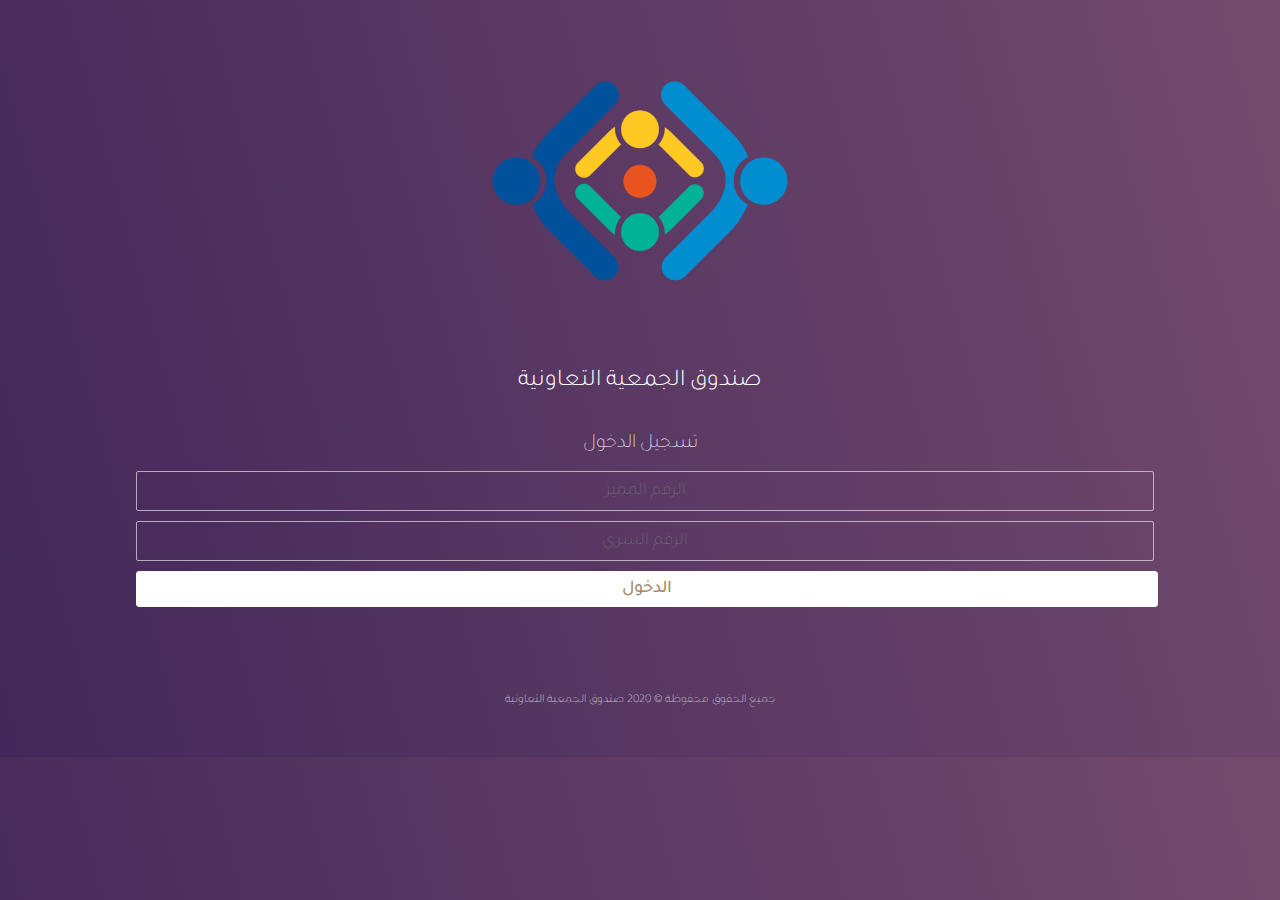
<file: index.html>
<!DOCTYPE html>
<html lang="ar">
<head>
    <meta charset="UTF-8">
    <link rel="stylesheet" type="text/css" href="css/style.css">
    <link href="https://fonts.googleapis.com/css?family=Tajawal:200,300,400,500,700,800,900&display=swap" rel="stylesheet">
    <title>صندوق الجمعية التعاونية</title>
</head>

<body>
    <div class="wrapper">
        <!-- شعار الجمعية -->
        <div class="alinimage"><img src="images/logo.png" alt="الشعار"></div>
        <!-- اسم الجمعية -->
        <h2>صندوق الجمعية التعاونية</h2>
        <div class="form-holder">
            <div class="header">
                <div class="logh">تسجيل الدخول</div>
            </div>
            <div class="login">
                <input type="text" placeholder="الرقم المميز" name="user">
                <input type="password" placeholder="الرقم السري" name="password">
                <bottun><a href="main.html">الدخول</a></bottun>
            </div>
        </div>
        <footer>
            <p class="copyright"><a href="#">جميع الحقوق محفوظة © 2020 صندوق الجمعية التعاونية</a></p>
        </footer>
    </div>
</body></html>
</file>
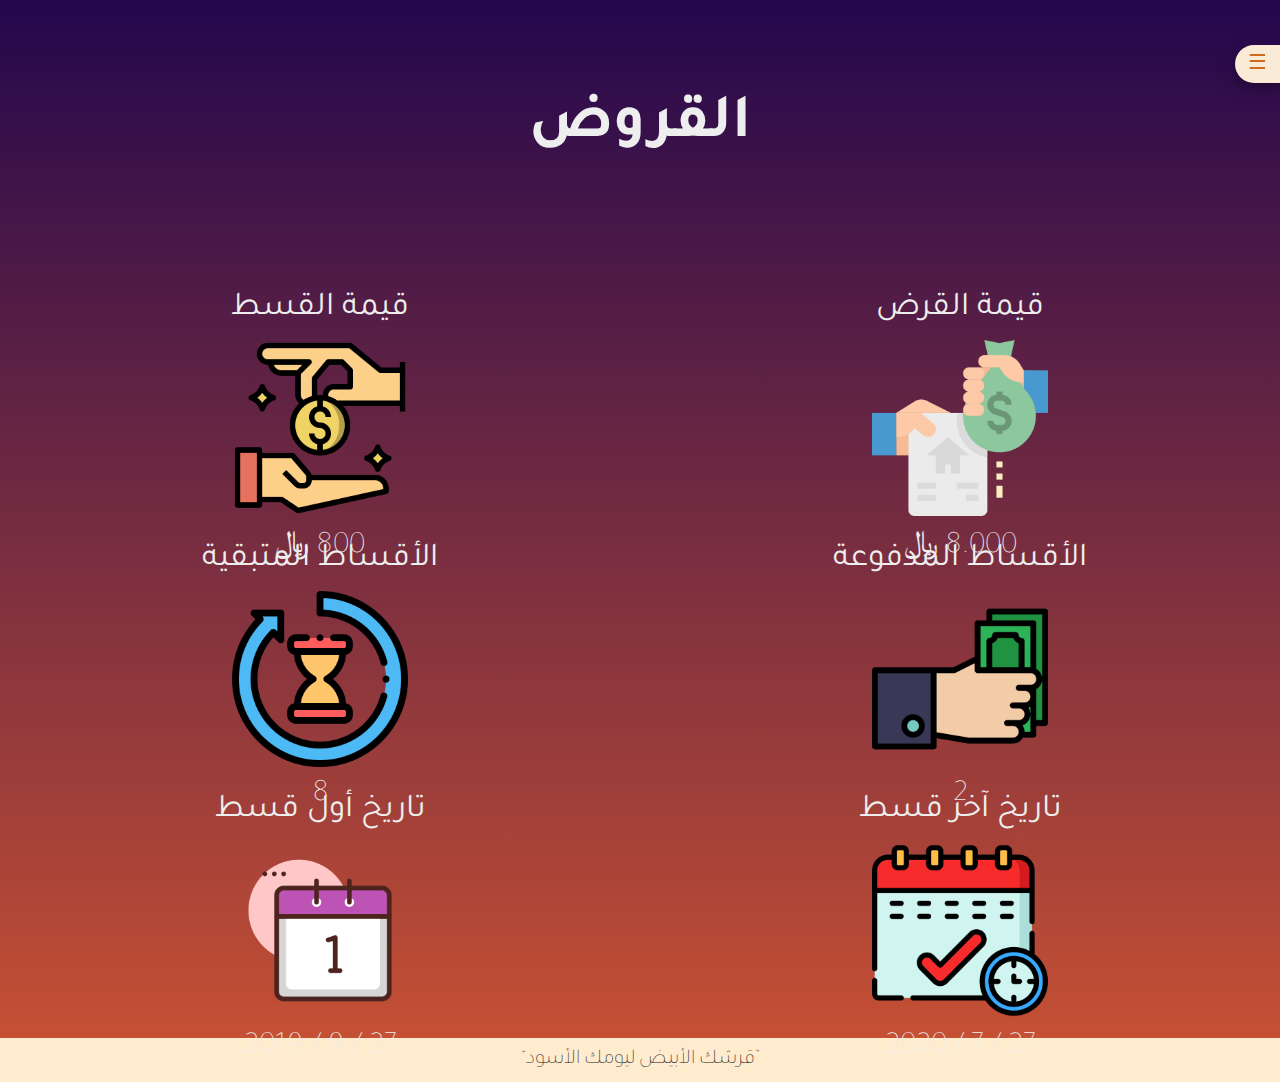
<file: loans.html>
<!DOCTYPE html>
<html lang="ar">

<head>
    <meta charset="UTF-8">
    <link rel="stylesheet" type="text/css" href="css/loans.css">
    <link rel="stylesheet" type="text/css" href="css/main.css">
    <link href="https://fonts.googleapis.com/css?family=Tajawal:200,300,400,500,700,800,900&display=swap" rel="stylesheet">
    <title>القروض</title>
</head>

<body dir="rtl">
    <span id="openSide"  onclick="openNav()">&#9776; </span>

    <h1 class="header">القروض</h1>

    <div class="loanbox">
        <h3>قيمة القرض</h3>
        <img src="images/loanValue.png" alt="">
        <p>8.000 <span>﷼</span></p>
    </div>
    <div class="loanbox">
        <h3>قيمة القسط</h3>
        <img src="images/FirstLoan.png" alt="">
        <p>800 <span>﷼</span></p>
    </div>
    <div class="loanbox">
        <h3>الأقساط المدفوعة</h3>
        <img src="images/pay.png" alt="">
        <p>2</p>
    </div>
    <div class="loanbox">
        <h3>الأقساط المتبقية</h3>
        <img src="images/spend-time.png" alt="">
        <p>8</p>
    </div>
    <div class="loanbox">
        <h3>تاريخ آخر قسط</h3>
        <img src="images/calendar.png" alt="">
        <p>27 / 7 / 2020</p>
    </div>
    <div class="loanbox">
        <h3>تاريخ أول قسط</h3>
        <img src="images/new-year.png" alt="">
        <p>27 / 9 / 2019</p>
    </div>
    <div id="mySidenav" class="sidenav">
        <a href="javascript:void(0)" class="closebtn" onclick="closeNav()">&times;</a>
        <a href="main.html">الصفحة الرئيسية</a>
        <a href="loans.html">القروض</a>
        <a href="#">المدفوعات</a>
        <a href="#">حساب الجمعية</a>
        <a href="#">أهداف الجمعية</a>
        <a href="#" class="settings">الإعدادات</a>
    </div>


    <footer><q>قرشك الأبيض ليومك الأسود</q></footer>
    <script>
        var d = new Date(); // NOTE التاريخ كاملا
        var y = d.getFullYear(); // NOTE السنة
        var m = d.getMonth() + 1; // NOTE الشهر
        var dd = d.getDate(); // NOTE اليوم
        var all = dd + " / " + m + " / " + y;
        var dname = d.toLocaleDateString("ar", {
            weekday: "long"
        });
        document.getElementById("date").innerHTML = all;
        document.getElementById("dateName").innerHTML = dname;
        //        وظيفة فتح القائمة الجانبية
        function openNav() {
            document.getElementById("mySidenav").style.width = "75%";
        }
        //            وظيفة اغلاق القائمة الجانبية
        function closeNav() {
            document.getElementById("mySidenav").style.width = "0";
        }

    </script>
</body>

</html>
</file>
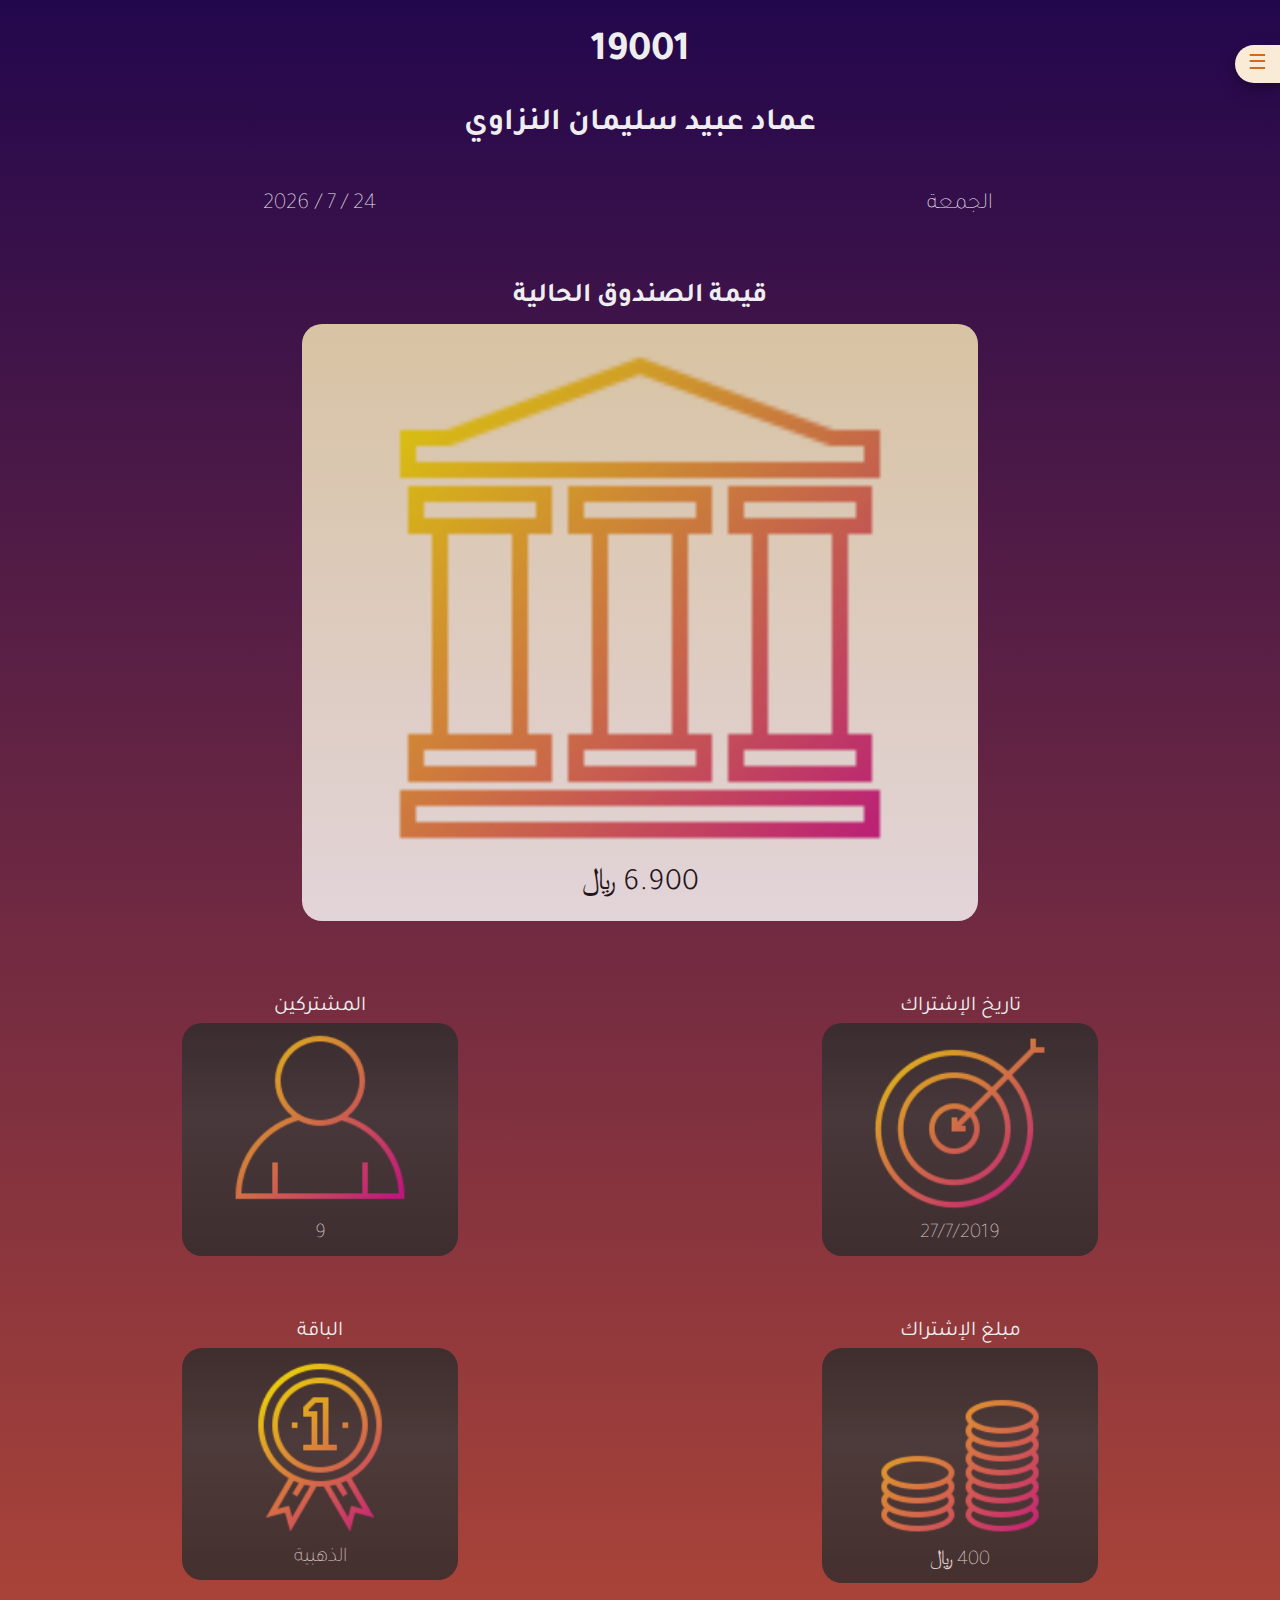
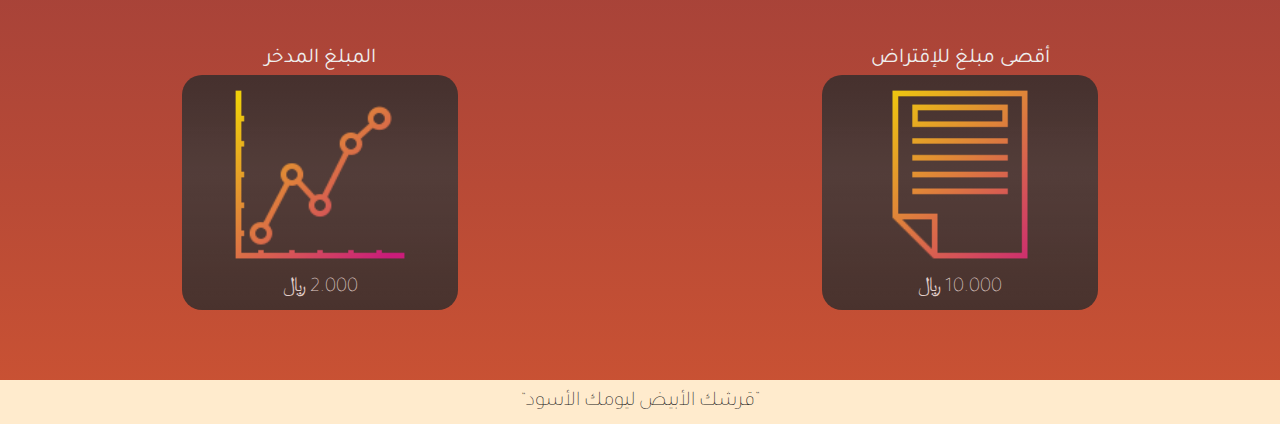
<file: main.html>
<!DOCTYPE html>
<html lang="ar">

<head>
    <meta charset="UTF-8">
    <link rel="stylesheet" type="text/css" href="css/main.css">
    <link href="https://fonts.googleapis.com/css?family=Tajawal:200,300,400,500,700,800,900&display=swap" rel="stylesheet">
    <title>الصفحة الرئيسية</title>
</head>

<body dir="rtl">

    <div id="mySidenav" class="sidenav">
        <a href="javascript:void(0)" class="closebtn" onclick="closeNav()">&times;</a>
        <a href=" main.html ">الصفحة الرئيسية</a>
        <a href="loans.html">القروض</a>
        <a href="#">المدفوعات</a>
        <a href="#">حساب الجمعية</a>
        <a href="#">أهداف الجمعية</a>
        <a href="#" class="settings">الإعدادات</a>
    </div>

    <span id="openSide"  onclick="openNav()">&#9776; </span>

    <h1 class="sn">19001</h1>
    <h2 class="sname">عماد عبيد سليمان النزاوي</h2>
    <p id="date"></p>
    <p id="dateName"></p>
    <div class="boxescontainer">
        <div class="mainBox">
            <h3>قيمة الصندوق الحالية</h3>
            <div class="mainBox1">
                <img src="images/shValue.png" alt="قيمة الصندوق الحالية">
                <p>6.900 <span>﷼</span></p>
            </div>
        </div><!--   -->
        <div class="userData">
            <div class="userDataBox">
                <h5>المشتركين</h5>
                <div class="userDataBox1">
                    <img src="images/subscribers.png" alt="المشتركين">
                    <p>9</p>
                </div>
            </div><!--   -->
            <div class="userDataBox">
                <h5>تاريخ الإشتراك</h5>
                <div class="userDataBox1">
                    <img src="images/subscribtiondate.png" alt="تاريخ الإشتراك">
                    <p>27/7/2019</p>
                </div>
            </div><!--   -->
            <div class="userDataBox">
                <h5>الباقة</h5>
                <div class="userDataBox1">
                    <img src="images/badg.png" alt="الباقة">
                    <p>الذهبية</p>
                </div>
            </div><!--   -->
            <div class="userDataBox">
                <h5>مبلغ الإشتراك</h5>
                <div class="userDataBox1">
                    <img src="images/subscribtionmount.png" alt="مبلغ الإشتراك">
                    <p>400 <span>﷼</span></p>
                </div>
            </div><!--   -->
            <div class="userDataBox">
                <h5>المبلغ المدخر</h5>
                <div class="userDataBox1">
                    <img src="images/savemoney.png" alt="المبلغ المدخر">
                    <p>2.000 <span>﷼</span></p>
                </div>
            </div><!-- End of .savedMoney  -->
            <div class="userDataBox">
                <h5>أقصى مبلغ للإقتراض</h5>
                <div class="userDataBox1">
                    <img src="images/loan.png" alt="أقصى مبلغ للإقتراض">
                    <p>10.000 <span>﷼</span></p>
                </div>
            </div><!-- End of .loan  -->
        </div><!-- End of .userdata  -->
    </div><!-- End of .boxvalue -->
    <footer><q>قرشك الأبيض ليومك الأسود</q></footer>
    <script src="JS/navAndDate.js"></script>
</body>

</html>
</file>
<file: css/style.css>
body {
    color: #ffffff;
    margin: 0;
    padding: 0;
    background: rgb(66, 39, 90);
    background: linear-gradient(75deg, rgba(66, 39, 90, 1) 0%, rgba(115, 75, 109, 1) 100%);
    font-family: 'Tajawal', sans-serif;
}

img {
    height: 100px;
}

.alinimage {
    width: 100%;
    align-content: center;
    margin: 0 auto;
    float: right;
}

h2 {
    text-align: center;
    font-family: 'Tajawal', sans-serif;
    font-weight: 300;
}

.header {
    position: relative;
    z-index: 2;
    padding: 5px;
}

.header div {
    color: #fff;
    font-family: 'Tajawal', sans-serif;
    font-size: 20px;
    font-weight: 200;
}

.login {
    position: relative;
    padding: 10px;
    text-align: center;
    width: 80%;
    margin: 0 auto;

}

.login input[type=text] {
    width: 100%;
    height: 30px;
    background: transparent;
    border: 1px solid rgba(255, 255, 255, 0.6);
    border-radius: 2px;
    color: #fff;
    font-family: 'Tajawal', sans-serif;
    font-size: 18px;
    font-weight: 200;
    padding: 4px;
    text-align: center;
}

.login input[type=password] {
    width: 100%;
    height: 30px;
    background: transparent;
    border: 1px solid rgba(255, 255, 255, 0.6);
    border-radius: 2px;
    color: #fff;
    font-family: 'Tajawal', sans-serif;
    font-size: 18px;
    font-weight: 200;
    padding: 4px;
    margin-top: 10px;
    text-align: center;
}

.login input[type=text]:focus {
    outline: none;
    border: 1px solid rgba(255, 255, 255, 0.9);
}

.login input[type=password]:focus {
    outline: none;
    border: 1px solid rgba(255, 255, 255, 0.9);
}

.logh {
    text-align: center;
}

.form-holder {
    display: block;
    padding: 10px;
}

.copyright a {
    color: #eeeeee;
    text-decoration: none;
    text-align: center;
    display: block;
    font-size: 12px;
    font-weight: 100;
}

footer {
    display: block;
    height: 100px;
    padding-top: 20px;
}

p {
    padding: 20px;
}



.alinimage img {
    display: block;
    width: 70%;
    height: auto;
    margin: 0 auto;
}

bottun {
    display: block;
}

bottun a {
    position: relative;
    width: 100%;
    background: #fff;
    border: 1px solid #fff;
    cursor: pointer;
    border-radius: 3px;
    color: #a18d6c;
    font-family: 'Tajawal', sans-serif;
    font-size: 18px;
    font-weight: 500;
    margin: 10px auto;
    display: block;
    text-decoration: none;
    padding: 6px;

}

bottun a:hover {
    opacity: 0.8;
}

bottun a:active {
    opacity: 0.6;
}

bottun a:focus {
    outline: none;
}
</file>
<file: css/loans.css>
.header {
    margin: 90px 0 ;
    font-size: 3em;
}
.loanbox {
    width: 46%;
    height: 200px;
    position: relative;
    padding: 2%;
    float: right;
}

.loanbox img {
    width: 30%;
    margin: 0 auto;
    position: relative;
    display: block;
    background-image: #fff;
}

.loanbox h3 {
    margin: 10px;
    font-weight: 400;
    font-size: 1.6em;
}

.loanbox p {
    margin: 10px auto;
    font-size: 1.5em;
}

footer {
    margin-top: 30px !important;
}
</file>
<file: css/main.css>
body {
    color: #eeeeee;
    margin: 0;
    padding: 0;
    background: #23074d;
    /* fallback for old browsers */
    background: -webkit-linear-gradient(to top, #cc5333, #23074d);
    /* Chrome 10-25, Safari 5.1-6 */
    background: -webkit-linear-gradient(bottom, #cc5333, #23074d);
    background: linear-gradient(to top, #cc5333, #23074d);
    /* W3C, IE 10+/ Edge, Firefox 16+, Chrome 26+, Opera 12+, Safari 7+ */
    font-family: 'Tajawal', sans-serif;
    font-size: 1.3em;
    font-weight: 200;
    text-align: center;
}

/*القائمة الجانبية*/
#openSide {
    display: block;
    position: absolute;
    right: 0;
    top: 5%;
    z-index: 1;
    -webkit-transition: 0.4s;
    transition: 0.4s;
    position: fixed;
    padding: 5px;
    width: 35px;
    border-bottom-left-radius: 50px;
    border-top-left-radius: 50px;
    background-color: antiquewhite;
    color: chocolate;
    box-shadow: 0 4px 8px 0 rgba(0, 0, 0, 0.2), 0 6px 20px 0 rgba(0, 0, 0, 0.19);
    -webkit-transition-timing-function: ease-out;
    transition-timing-function: ease-out;
    cursor: pointer;

}

#openSide:hover {
    -webkit-transition-timing-function: ease-out;
    transition-timing-function: ease-out;
    box-shadow: 0 0 0;
}

.sidenav {
    height: 100%;
    position: fixed;
    z-index: 2;
    top: 0;
    background: rgb(66, 39, 90);
    background: -webkit-linear-gradient(15deg, rgba(66, 39, 90, 0.9) 0%, rgba(115, 75, 109, 0.9) 100%);
    background: linear-gradient(75deg, rgba(66, 39, 90, 0.9) 0%, rgba(115, 75, 109, 0.9) 100%);
    box-shadow: 0 4px 8px 0 rgba(0, 0, 0, 0.2), 0 6px 20px 0 rgba(0, 0, 0, 0.19);
    -webkit-transition-timing-function: ease-out;
    transition-timing-function: ease-out;
    overflow-x: hidden;
    -webkit-transition: 0.5s;
    transition: 0.5s;
    padding-top: 50px;
    text-align: right;
    border-bottom-left-radius: 20px;
    border-top-left-radius: 20px;
    width: 0;
}

.sidenav a {
    position: relative;
    padding: 10px 10px ;
    text-decoration: none;
    font-size: 1.2em;
    color: #ffffff;
    display: block;
    -webkit-transition: all 0.5s;
    transition: all 0.5s;
    -webkit-transition-timing-function: ease-out;
    transition-timing-function: ease-out;
}

.sidenav a:hover {
    color: #222222;
    background-color: blanchedalmond;
    border-top-left-radius: 20px;
    border-bottom-left-radius: 20px;
}

.settings {
    float: right;
    top: 70%;
    width: 96%;
    display: inline-block;
    position: absolute !important;
    text-align: center !important;
    background-color: burlywood;
    color: #555555 !important;
    font-weight: 400 !important;
    -webkit-transition: 0.3s;
    transition: 0.3s;
    padding: 2% !important;
}

.settings:hover {
    border-radius: 0 !important;
}

.sidenav .closebtn {
    position: absolute;
    top: 0;
    left: 0px;
    font-size: 40px;
    -webkit-transition: 0.3s;
    transition: 0.3s;
    padding: 10px;
    border-radius: 50px;
    height: 30px;
    width: 30px;
}

.sidenav .closebtn:hover {
    color: red;
    background-color: transparent;
}

@media screen and (max-height: 450px) {
    .sidenav {
        padding-top: 15px;
    }

    .sidenav a {
        font-size: 18px;
    }
}

/* NOTE الرقم المميز */
.sn {
    font-size: 2em;
}

/* NOTE اسم المشترك */
.sname {
    font-size: 1.5em;
}

/* NOTE التاريخ */
#date {
    float: left;
    width: 50%;
    font-size: 1.1em;
}

/* NOTE اليوم */
#dateName {
    float: left;
    width: 50%;
    font-size: 1.1em;
}

.boxescontainer {
    float: left;
    display: block;
    width: 100%;
    margin-top: 30px;
}

.mainBox {
    float: left;
    width: 100%;
}

.mainBox h3 {
    margin: 10px;
    font-size: 1.3em;
}

.mainBox1 {
    margin: 0 auto;
    padding: 18px;
    width: 50%;
    height: 50%;
    background: #FFEFBA;
    /* fallback for old browsers */
    background: -webkit-linear-gradient(to top, #FFFFFF, #FFEFBA);
    /* Chrome 10-25, Safari 5.1-6 */
    background: -webkit-linear-gradient(bottom, #FFFFFF, #FFEFBA);
    background: linear-gradient(to top, #FFFFFF, #FFEFBA);
    /* W3C, IE 10+/ Edge, Firefox 16+, Chrome 26+, Opera 12+, Safari 7+ */
    opacity: 0.8;
    border-radius: 20px;
    -webkit-transition: 0.2s;
    transition: 0.2s;
}

.mainBox1 img {
    width: 80%;
}

.mainBox1 p {
    width: 100%;
    margin: 0;
    color: #111111;
    font-weight: 300;
    font-size: 1.5em;
}

.mainBox1:hover {
    box-shadow: 0 4px 8px 0 rgba(0, 0, 0, 0.2), 0 6px 20px 0 rgba(0, 0, 0, 0.19);
    -webkit-transition-timing-function: ease-out;
    transition-timing-function: ease-out;
    opacity: 1;
}

.userData {
    float: left;
    width: 100%;
    margin: 40px 0;
}

.userDataBox {
    float: left;
    width: 50%;
    margin: 30px 0;
}

.userDataBox h5 {
    margin: 4px;
    font-size: 1em;
    font-weight: 400;
}

.userDataBox1 {
    width: 40%;
    height: 40%;
    margin: 0 auto;
    background: -webkit-linear-gradient(top, #323232 0%, #3F3F3F 40%, #1C1C1C 150%), -webkit-linear-gradient(bottom, rgba(255, 255, 255, 0.40) 0%, rgba(0, 0, 0, 0.25) 200%);
    background: linear-gradient(to bottom, #323232 0%, #3F3F3F 40%, #1C1C1C 150%), linear-gradient(to top, rgba(255, 255, 255, 0.40) 0%, rgba(0, 0, 0, 0.25) 200%);
    background-blend-mode: multiply;
    border-radius: 20px;
    -webkit-transition: .5s;
    transition: .5s;
    padding: 10px;
    opacity: 0.8;
}

.userDataBox1:hover {
    box-shadow: 0 4px 8px 0 rgba(0, 0, 0, 0.2), 0 6px 20px 0 rgba(0, 0, 0, 0.19);
    -webkit-transition-timing-function: ease-out;
    transition-timing-function: ease-out;
    opacity: 1;
}

.userDataBox1 img {
    width: 70%;
}

.userDataBox1 p {
    width: 100%;
    margin: 0;
    font-size: 1em;
}

footer {
    float: left;
    width: 100%;
    padding: 10px 0;
    margin: 0;
    background-color: blanchedalmond;
    color: #222222;
    font-size: 1em;
}

footer q {
    width: 80%;

}
</file>
